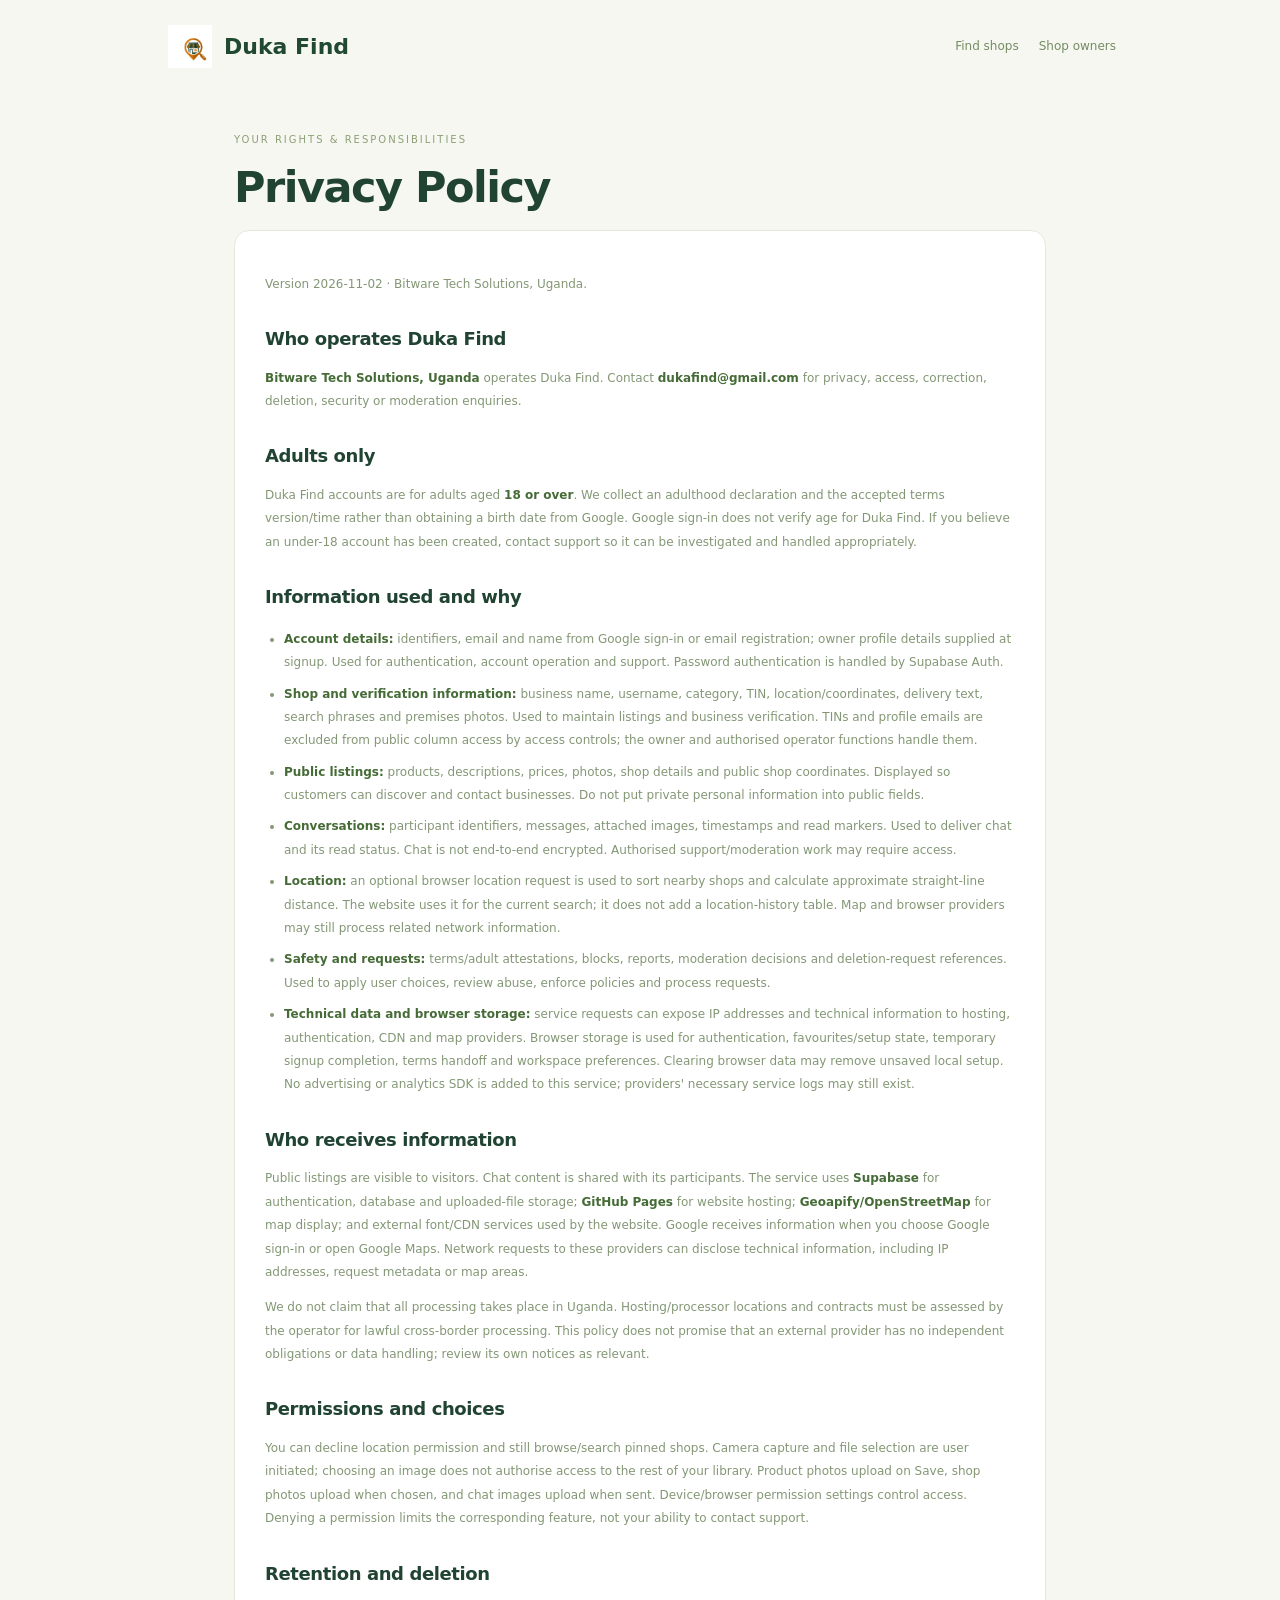
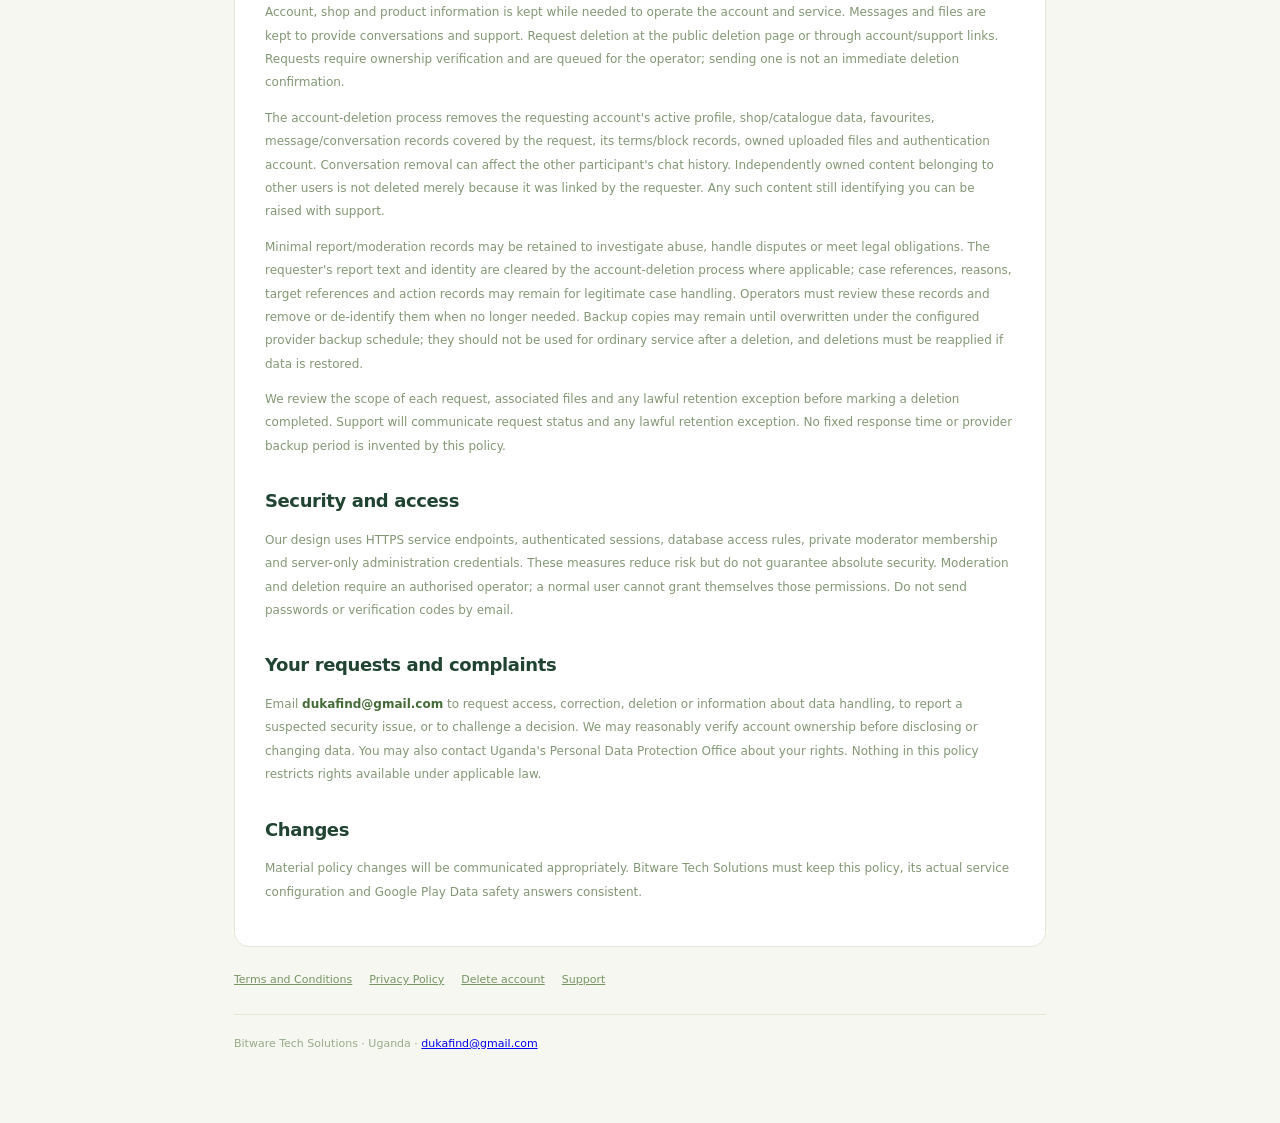
<file: privacy.html>
<!doctype html><html lang="en"><head><meta charset="utf-8"><meta name="viewport" content="width=device-width,initial-scale=1,viewport-fit=cover"><title>Privacy Policy — Duka Find</title><style>
*{box-sizing:border-box}body{margin:0;background:#f6f7f0;color:#204332;font:15px system-ui,sans-serif;line-height:1.7}header{max-width:1000px;margin:auto;padding:25px 24px;display:flex;justify-content:space-between;gap:20px;align-items:center}.brand{display:flex;align-items:center;gap:8px;color:#214831;text-decoration:none;font-weight:700;font-size:22px}.brand img{width:52px;height:43px;object-fit:contain}nav{display:flex;gap:20px}nav a{font-size:12px;color:#748c65;text-decoration:none}main{max-width:860px;margin:38px auto 70px;padding:0 24px}.eyebrow{font-size:10px;letter-spacing:2px;color:#8ca078;margin:0 0 14px}h1{font-size:clamp(30px,5vw,43px);letter-spacing:-1.5px;line-height:1.2;margin:0 0 16px;font-weight:650}.intro{max-width:53ch;color:#8a9a7b;font-size:14px;margin-bottom:35px}.contact{background:white;border:1px solid #e2e9d9;border-radius:17px;padding:33px;box-shadow:0 4px 20px #20433204}.contact-label{font-size:11px;color:#91a37f;margin:0 0 8px}.email{color:#286344;font-size:clamp(21px,4vw,30px);letter-spacing:-.8px;overflow-wrap:anywhere;text-decoration:none}.actions{display:flex;gap:12px;flex-wrap:wrap;margin:25px 0 7px}.button{display:inline-flex;align-items:center;justify-content:center;min-height:44px;border:1px solid #dfe7d6;border-radius:999px;padding:10px 20px;font:600 12px system-ui;cursor:pointer;background:white;color:#5e7f4a;text-decoration:none}.primary{background:#286b50;border-color:#286b50;color:white}.small{font-size:11px;color:#99a98b;line-height:1.8}.grid{display:grid;grid-template-columns:1fr 1fr;gap:20px;margin:23px 0}.card{padding:25px;background:#eef3e6;border-radius:13px}.card h2{font-size:16px;margin:0 0 12px}.card p,.card li{font-size:12px;color:#8a9f78}.card ul{padding-left:18px;margin:0;display:grid;gap:8px}footer{border-top:1px solid #e1e9d5;padding-top:20px;color:#99aa8a;font-size:11px}a:focus-visible,button:focus-visible{outline:3px solid #f4a65b;outline-offset:4px}#copyStatus{min-height:20px;margin:8px 0 0}@media(max-width:600px){header{padding:19px 18px;align-items:flex-start}.brand{font-size:19px}.brand img{width:43px;height:35px}nav{gap:12px;padding-top:10px}nav a{font-size:10px}main{margin-top:25px;padding:0 18px}.contact{padding:25px 21px}.grid{grid-template-columns:1fr;gap:15px}.intro{font-size:12px}.card{padding:23px}.actions .button{flex:1;padding:10px 14px}footer{font-size:10px}}
.legal-article{background:white;border:1px solid #e2e9d9;border-radius:15px;padding:30px}.legal-article h2{font-size:18px;letter-spacing:-.4px;margin:28px 0 12px}.legal-article h2:first-child{margin-top:0}.legal-article p,.legal-article li{font-size:12px;color:#839775;line-height:1.95}.legal-article li{margin:8px 0}.legal-article strong{color:#456b36}.legal-article a{color:#477b36}.legal-article ul{padding-left:19px}.legal-links{display:flex;gap:17px;flex-wrap:wrap;margin:24px 0;font-size:11px}.legal-links a{color:#769663}.legal-form{display:grid;gap:12px;margin:20px 0}.legal-form label{font-size:11px;color:#6a8955}.legal-form input{border:1px solid #dbe5d0;border-radius:8px;padding:12px;font-size:13px;width:100%;min-height:44px;box-sizing:border-box}.legal-form input[type=checkbox]{width:18px;min-height:18px;height:18px;flex-shrink:0;accent-color:#2e6e4e}.inline-check{display:flex;gap:10px;align-items:flex-start}.legal-form .button{justify-self:start}.request-status{white-space:pre-wrap;font-size:12px;color:#77965e;margin:15px 0;line-height:1.8}.moderation-case{border:1px solid #e3eadb;border-radius:12px;padding:20px;margin:18px 0}.moderation-case p{white-space:pre-wrap;overflow-wrap:anywhere;font-size:12px;color:#8c9e7c}.moderation-case strong{font-size:13px}.moderation-case input,.moderation-case select,.moderation-case textarea{display:block;width:100%;box-sizing:border-box;border:1px solid #dce5d3;border-radius:7px;margin:12px 0;padding:10px;font-size:12px}.moderation-case button{margin:8px 8px 0 0}.review-note{font-size:11px;background:#fbf4e5;padding:15px;border-radius:8px;color:#aa925c;line-height:1.8}@media(max-width:600px){.legal-article{padding:22px 19px}.legal-article h2{font-size:17px}.legal-article p,.legal-article li{font-size:11px}}</style><link rel="stylesheet" href="assets/duka-controls.css?v=7"></head><body><header><a class="brand" href="index.html"><img src="assets/duka-logo.png" alt="">Duka Find</a><nav aria-label="Back to Duka"><a href="index.html">Find shops</a><a href="admin.html">Shop owners</a></nav></header><main><p class="eyebrow">YOUR RIGHTS & RESPONSIBILITIES</p><h1>Privacy Policy</h1><article class="legal-article"><p>Version 2026-11-02 · Bitware Tech Solutions, Uganda.</p><h2>Who operates Duka Find</h2><p><strong>Bitware Tech Solutions, Uganda</strong> operates Duka Find. Contact <strong>dukafind@gmail.com</strong> for privacy, access, correction, deletion, security or moderation enquiries. </p><h2>Adults only</h2><p>Duka Find accounts are for adults aged <strong>18 or over</strong>. We collect an adulthood declaration and the accepted terms version/time rather than obtaining a birth date from Google. Google sign-in does not verify age for Duka Find. If you believe an under-18 account has been created, contact support so it can be investigated and handled appropriately.</p><h2>Information used and why</h2><ul><li><strong>Account details:</strong> identifiers, email and name from Google sign-in or email registration; owner profile details supplied at signup. Used for authentication, account operation and support. Password authentication is handled by Supabase Auth.</li><li><strong>Shop and verification information:</strong> business name, username, category, TIN, location/coordinates, delivery text, search phrases and premises photos. Used to maintain listings and business verification. TINs and profile emails are excluded from public column access by access controls; the owner and authorised operator functions handle them.</li><li><strong>Public listings:</strong> products, descriptions, prices, photos, shop details and public shop coordinates. Displayed so customers can discover and contact businesses. Do not put private personal information into public fields.</li><li><strong>Conversations:</strong> participant identifiers, messages, attached images, timestamps and read markers. Used to deliver chat and its read status. Chat is not end-to-end encrypted. Authorised support/moderation work may require access.</li><li><strong>Location:</strong> an optional browser location request is used to sort nearby shops and calculate approximate straight-line distance. The website uses it for the current search; it does not add a location-history table. Map and browser providers may still process related network information.</li><li><strong>Safety and requests:</strong> terms/adult attestations, blocks, reports, moderation decisions and deletion-request references. Used to apply user choices, review abuse, enforce policies and process requests.</li><li><strong>Technical data and browser storage:</strong> service requests can expose IP addresses and technical information to hosting, authentication, CDN and map providers. Browser storage is used for authentication, favourites/setup state, temporary signup completion, terms handoff and workspace preferences. Clearing browser data may remove unsaved local setup. No advertising or analytics SDK is added to this service; providers&#39; necessary service logs may still exist.</li></ul><h2>Who receives information</h2><p>Public listings are visible to visitors. Chat content is shared with its participants. The service uses <strong>Supabase</strong> for authentication, database and uploaded-file storage; <strong>GitHub Pages</strong> for website hosting; <strong>Geoapify/OpenStreetMap</strong> for map display; and external font/CDN services used by the website. Google receives information when you choose Google sign-in or open Google Maps. Network requests to these providers can disclose technical information, including IP addresses, request metadata or map areas.</p><p>We do not claim that all processing takes place in Uganda. Hosting/processor locations and contracts must be assessed by the operator for lawful cross-border processing. This policy does not promise that an external provider has no independent obligations or data handling; review its own notices as relevant.</p><h2>Permissions and choices</h2><p>You can decline location permission and still browse/search pinned shops. Camera capture and file selection are user initiated; choosing an image does not authorise access to the rest of your library. Product photos upload on Save, shop photos upload when chosen, and chat images upload when sent. Device/browser permission settings control access. Denying a permission limits the corresponding feature, not your ability to contact support.</p><h2>Retention and deletion</h2><p>Account, shop and product information is kept while needed to operate the account and service. Messages and files are kept to provide conversations and support. Request deletion at the public deletion page or through account/support links. Requests require ownership verification and are queued for the operator; sending one is not an immediate deletion confirmation.</p><p>The account-deletion process removes the requesting account&#39;s active profile, shop/catalogue data, favourites, message/conversation records covered by the request, its terms/block records, owned uploaded files and authentication account. Conversation removal can affect the other participant&#39;s chat history. Independently owned content belonging to other users is not deleted merely because it was linked by the requester. Any such content still identifying you can be raised with support.</p><p>Minimal report/moderation records may be retained to investigate abuse, handle disputes or meet legal obligations. The requester&#39;s report text and identity are cleared by the account-deletion process where applicable; case references, reasons, target references and action records may remain for legitimate case handling. Operators must review these records and remove or de-identify them when no longer needed. Backup copies may remain until overwritten under the configured provider backup schedule; they should not be used for ordinary service after a deletion, and deletions must be reapplied if data is restored.</p><p>We review the scope of each request, associated files and any lawful retention exception before marking a deletion completed. Support will communicate request status and any lawful retention exception. No fixed response time or provider backup period is invented by this policy.</p><h2>Security and access</h2><p>Our design uses HTTPS service endpoints, authenticated sessions, database access rules, private moderator membership and server-only administration credentials. These measures reduce risk but do not guarantee absolute security. Moderation and deletion require an authorised operator; a normal user cannot grant themselves those permissions. Do not send passwords or verification codes by email.</p><h2>Your requests and complaints</h2><p>Email <strong>dukafind@gmail.com</strong> to request access, correction, deletion or information about data handling, to report a suspected security issue, or to challenge a decision. We may reasonably verify account ownership before disclosing or changing data. You may also contact Uganda&#39;s Personal Data Protection Office about your rights. Nothing in this policy restricts rights available under applicable law.</p><h2>Changes</h2><p>Material policy changes will be communicated appropriately. Bitware Tech Solutions must keep this policy, its actual service configuration and Google Play Data safety answers consistent. </p></article><div class="legal-links"><a href="terms.html">Terms and Conditions</a><a href="privacy.html">Privacy Policy</a><a href="delete-account.html">Delete account</a><a href="support.html">Support</a></div><footer>Bitware Tech Solutions · Uganda · <a href="mailto:dukafind@gmail.com">dukafind@gmail.com</a></footer></main></body></html>
</file>
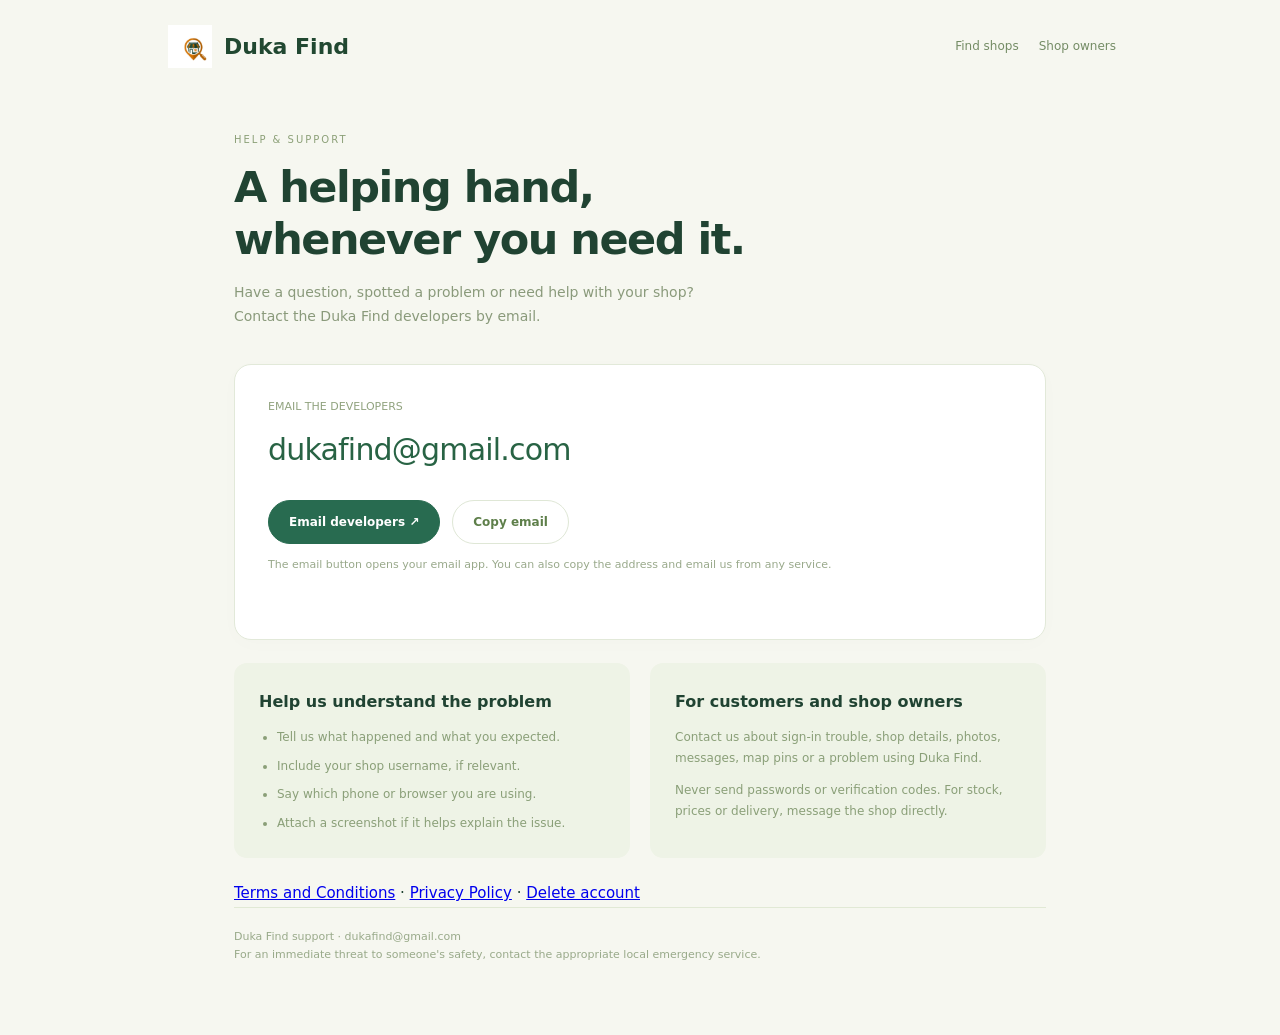
<file: support.html>
<!DOCTYPE html>
<html lang="en">
<head><meta charset="utf-8"><meta name="viewport" content="width=device-width,initial-scale=1,viewport-fit=cover"><title>Contact support — Duka Find</title>
<style>
*{box-sizing:border-box}body{margin:0;background:#f6f7f0;color:#204332;font:15px system-ui,sans-serif;line-height:1.7}header{max-width:1000px;margin:auto;padding:25px 24px;display:flex;justify-content:space-between;gap:20px;align-items:center}.brand{display:flex;align-items:center;gap:8px;color:#214831;text-decoration:none;font-weight:700;font-size:22px}.brand img{width:52px;height:43px;object-fit:contain}nav{display:flex;gap:20px}nav a{font-size:12px;color:#748c65;text-decoration:none}main{max-width:860px;margin:38px auto 70px;padding:0 24px}.eyebrow{font-size:10px;letter-spacing:2px;color:#8ca078;margin:0 0 14px}h1{font-size:clamp(30px,5vw,43px);letter-spacing:-1.5px;line-height:1.2;margin:0 0 16px;font-weight:650}.intro{max-width:53ch;color:#8a9a7b;font-size:14px;margin-bottom:35px}.contact{background:white;border:1px solid #e2e9d9;border-radius:17px;padding:33px;box-shadow:0 4px 20px #20433204}.contact-label{font-size:11px;color:#91a37f;margin:0 0 8px}.email{color:#286344;font-size:clamp(21px,4vw,30px);letter-spacing:-.8px;overflow-wrap:anywhere;text-decoration:none}.actions{display:flex;gap:12px;flex-wrap:wrap;margin:25px 0 7px}.button{display:inline-flex;align-items:center;justify-content:center;min-height:44px;border:1px solid #dfe7d6;border-radius:999px;padding:10px 20px;font:600 12px system-ui;cursor:pointer;background:white;color:#5e7f4a;text-decoration:none}.primary{background:#286b50;border-color:#286b50;color:white}.small{font-size:11px;color:#99a98b;line-height:1.8}.grid{display:grid;grid-template-columns:1fr 1fr;gap:20px;margin:23px 0}.card{padding:25px;background:#eef3e6;border-radius:13px}.card h2{font-size:16px;margin:0 0 12px}.card p,.card li{font-size:12px;color:#8a9f78}.card ul{padding-left:18px;margin:0;display:grid;gap:8px}footer{border-top:1px solid #e1e9d5;padding-top:20px;color:#99aa8a;font-size:11px}a:focus-visible,button:focus-visible{outline:3px solid #f4a65b;outline-offset:4px}#copyStatus{min-height:20px;margin:8px 0 0}@media(max-width:600px){header{padding:19px 18px;align-items:flex-start}.brand{font-size:19px}.brand img{width:43px;height:35px}nav{gap:12px;padding-top:10px}nav a{font-size:10px}main{margin-top:25px;padding:0 18px}.contact{padding:25px 21px}.grid{grid-template-columns:1fr;gap:15px}.intro{font-size:12px}.card{padding:23px}.actions .button{flex:1;padding:10px 14px}footer{font-size:10px}}
</style></head>
<body><header><a class="brand" href="index.html"><img src="assets/duka-logo.png" alt="">Duka Find</a><nav aria-label="Back to Duka"><a href="index.html">Find shops</a><a href="admin.html">Shop owners</a></nav></header>
<main><p class="eyebrow">HELP & SUPPORT</p><h1>A helping hand,<br>whenever you need it.</h1><p class="intro">Have a question, spotted a problem or need help with your shop? Contact the Duka Find developers by email.</p>
<section class="contact" aria-labelledby="emailHeading"><p class="contact-label" id="emailHeading">EMAIL THE DEVELOPERS</p><a class="email" href="mailto:dukafind@gmail.com">dukafind@gmail.com</a><div class="actions"><a class="button primary" href="mailto:dukafind@gmail.com?subject=Duka%20Find%20support">Email developers ↗</a><button class="button" id="copyEmail" type="button">Copy email</button></div><p class="small">The email button opens your email app. You can also copy the address and email us from any service.</p><p id="copyStatus" class="small" role="status"></p></section>
<div class="grid"><section class="card"><h2>Help us understand the problem</h2><ul><li>Tell us what happened and what you expected.</li><li>Include your shop username, if relevant.</li><li>Say which phone or browser you are using.</li><li>Attach a screenshot if it helps explain the issue.</li></ul></section><section class="card"><h2>For customers and shop owners</h2><p>Contact us about sign-in trouble, shop details, photos, messages, map pins or a problem using Duka Find.</p><p>Never send passwords or verification codes. For stock, prices or delivery, message the shop directly.</p></section></div>
<div class="legal-links"><a href="terms.html">Terms and Conditions</a> · <a href="privacy.html">Privacy Policy</a> · <a href="delete-account.html">Delete account</a></div><footer>Duka Find support · dukafind@gmail.com<br>For an immediate threat to someone's safety, contact the appropriate local emergency service.</footer></main>
<script>document.getElementById('copyEmail').addEventListener('click',async()=>{const status=document.getElementById('copyStatus');try{await navigator.clipboard.writeText('dukafind@gmail.com');status.textContent='Email address copied.';}catch{status.textContent='Please copy this address: dukafind@gmail.com';}});</script>
</body></html>
</file>
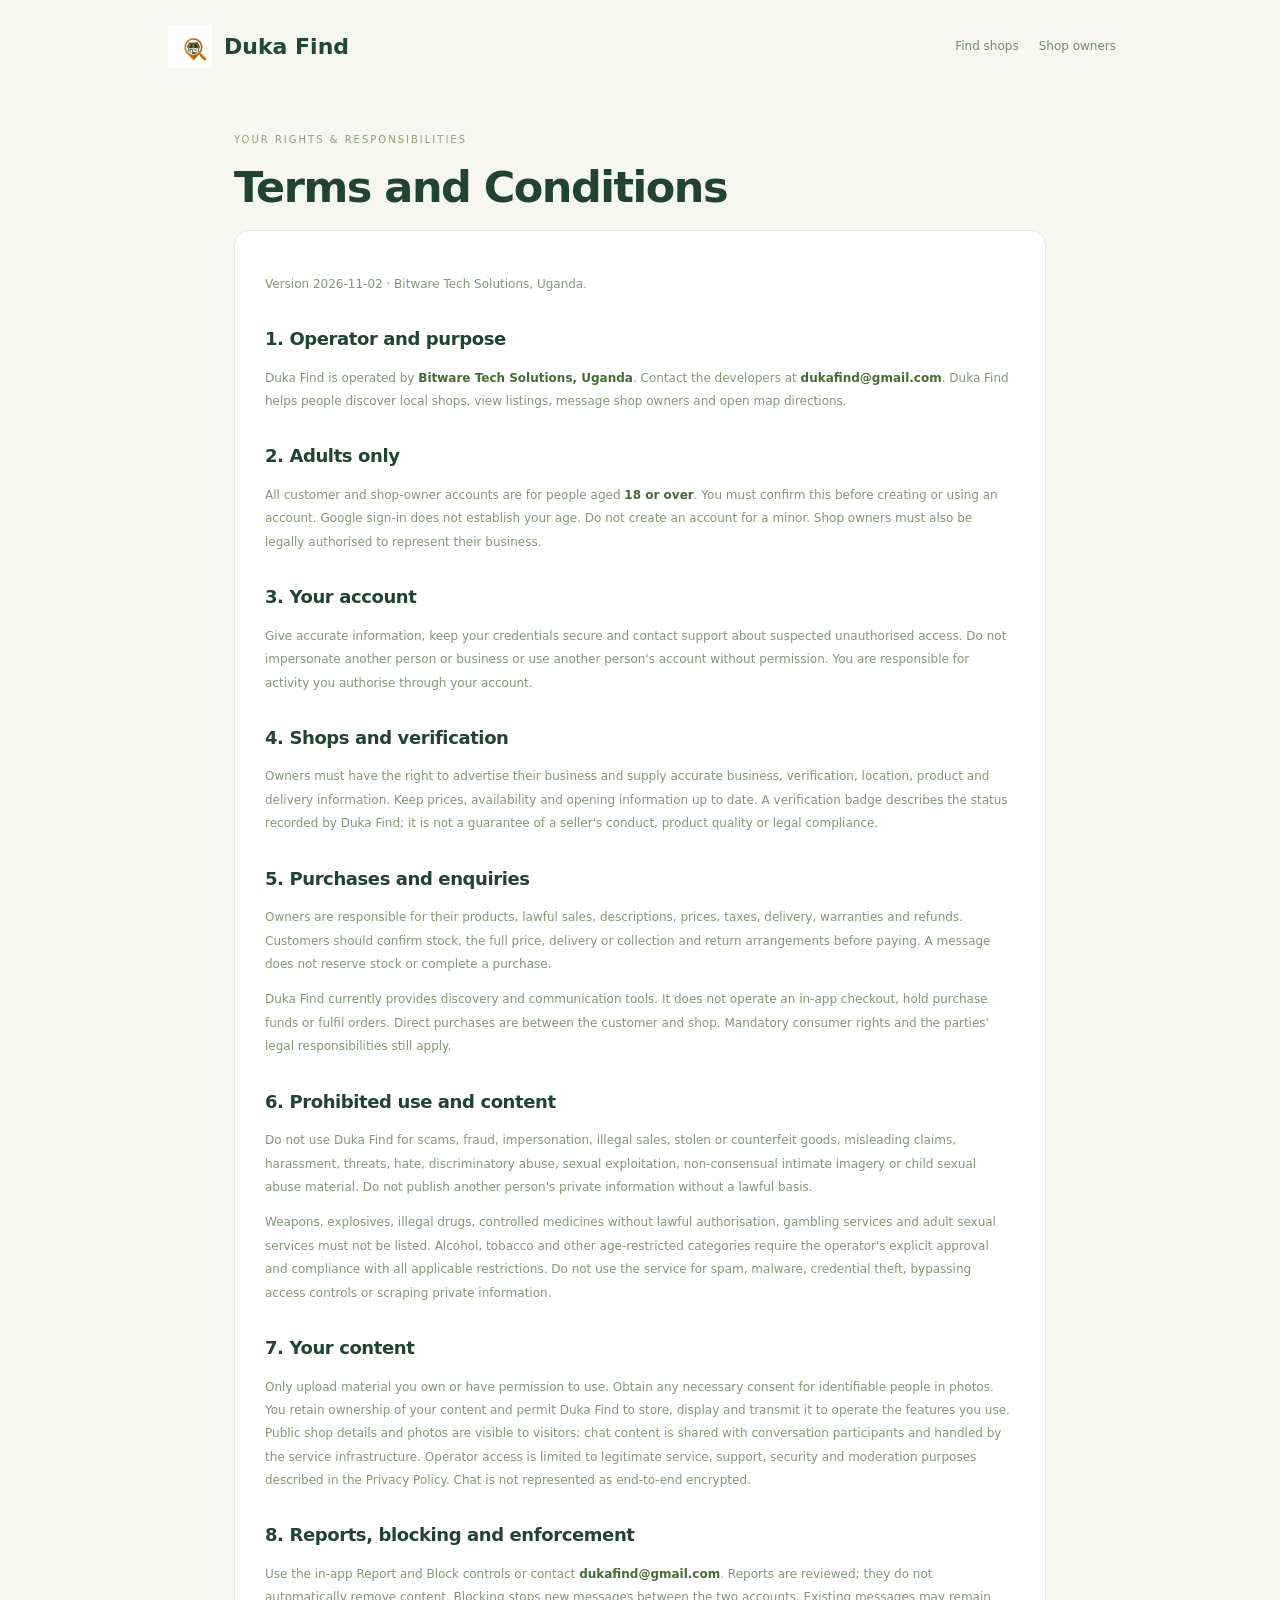
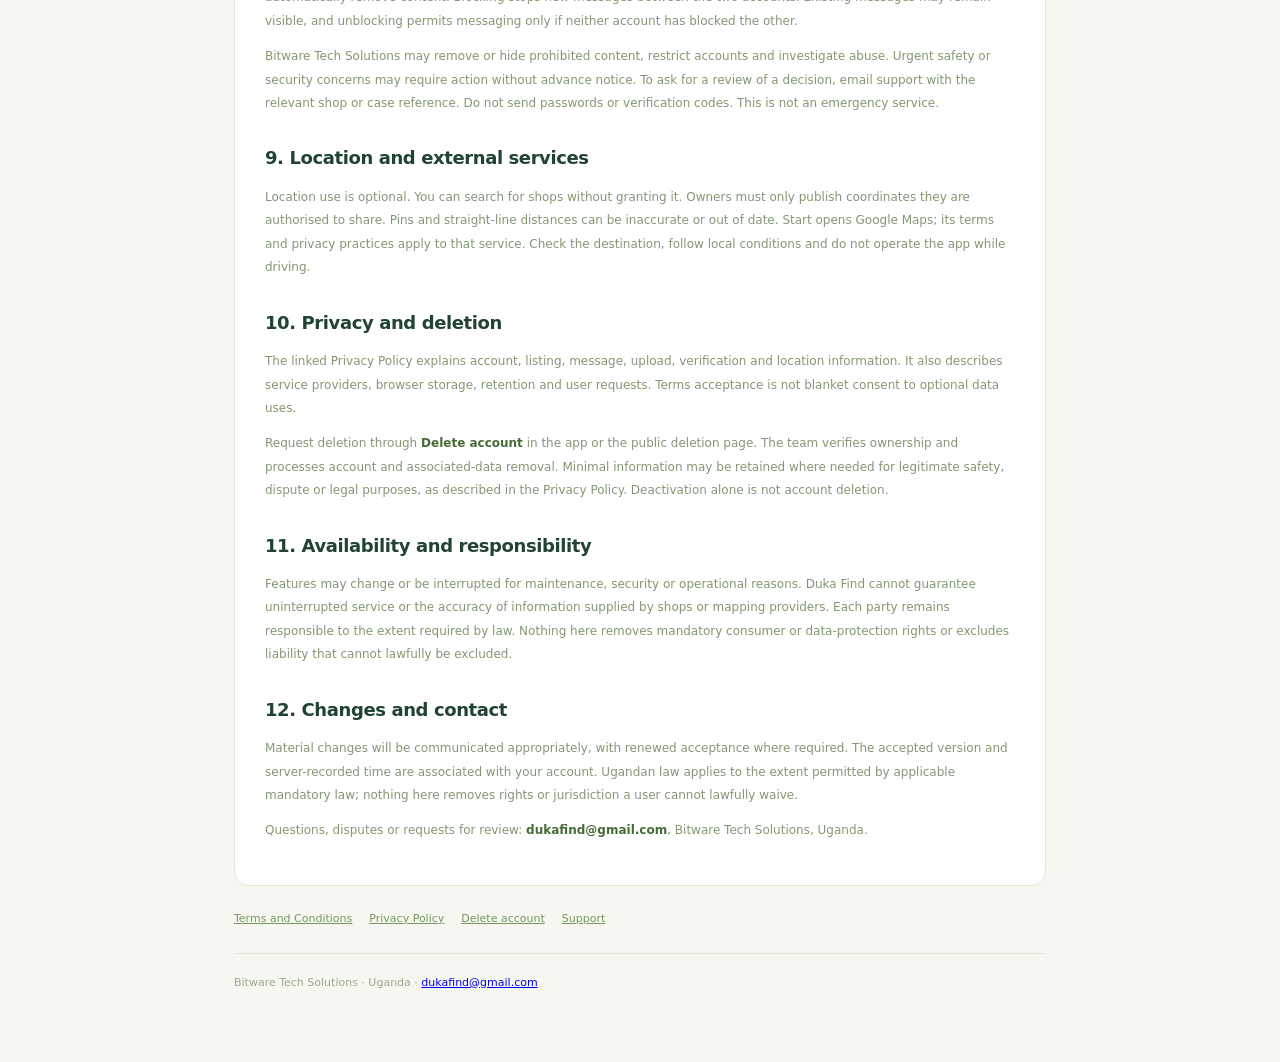
<file: terms.html>
<!doctype html><html lang="en"><head><meta charset="utf-8"><meta name="viewport" content="width=device-width,initial-scale=1,viewport-fit=cover"><title>Terms and Conditions — Duka Find</title><style>
*{box-sizing:border-box}body{margin:0;background:#f6f7f0;color:#204332;font:15px system-ui,sans-serif;line-height:1.7}header{max-width:1000px;margin:auto;padding:25px 24px;display:flex;justify-content:space-between;gap:20px;align-items:center}.brand{display:flex;align-items:center;gap:8px;color:#214831;text-decoration:none;font-weight:700;font-size:22px}.brand img{width:52px;height:43px;object-fit:contain}nav{display:flex;gap:20px}nav a{font-size:12px;color:#748c65;text-decoration:none}main{max-width:860px;margin:38px auto 70px;padding:0 24px}.eyebrow{font-size:10px;letter-spacing:2px;color:#8ca078;margin:0 0 14px}h1{font-size:clamp(30px,5vw,43px);letter-spacing:-1.5px;line-height:1.2;margin:0 0 16px;font-weight:650}.intro{max-width:53ch;color:#8a9a7b;font-size:14px;margin-bottom:35px}.contact{background:white;border:1px solid #e2e9d9;border-radius:17px;padding:33px;box-shadow:0 4px 20px #20433204}.contact-label{font-size:11px;color:#91a37f;margin:0 0 8px}.email{color:#286344;font-size:clamp(21px,4vw,30px);letter-spacing:-.8px;overflow-wrap:anywhere;text-decoration:none}.actions{display:flex;gap:12px;flex-wrap:wrap;margin:25px 0 7px}.button{display:inline-flex;align-items:center;justify-content:center;min-height:44px;border:1px solid #dfe7d6;border-radius:999px;padding:10px 20px;font:600 12px system-ui;cursor:pointer;background:white;color:#5e7f4a;text-decoration:none}.primary{background:#286b50;border-color:#286b50;color:white}.small{font-size:11px;color:#99a98b;line-height:1.8}.grid{display:grid;grid-template-columns:1fr 1fr;gap:20px;margin:23px 0}.card{padding:25px;background:#eef3e6;border-radius:13px}.card h2{font-size:16px;margin:0 0 12px}.card p,.card li{font-size:12px;color:#8a9f78}.card ul{padding-left:18px;margin:0;display:grid;gap:8px}footer{border-top:1px solid #e1e9d5;padding-top:20px;color:#99aa8a;font-size:11px}a:focus-visible,button:focus-visible{outline:3px solid #f4a65b;outline-offset:4px}#copyStatus{min-height:20px;margin:8px 0 0}@media(max-width:600px){header{padding:19px 18px;align-items:flex-start}.brand{font-size:19px}.brand img{width:43px;height:35px}nav{gap:12px;padding-top:10px}nav a{font-size:10px}main{margin-top:25px;padding:0 18px}.contact{padding:25px 21px}.grid{grid-template-columns:1fr;gap:15px}.intro{font-size:12px}.card{padding:23px}.actions .button{flex:1;padding:10px 14px}footer{font-size:10px}}
.legal-article{background:white;border:1px solid #e2e9d9;border-radius:15px;padding:30px}.legal-article h2{font-size:18px;letter-spacing:-.4px;margin:28px 0 12px}.legal-article h2:first-child{margin-top:0}.legal-article p,.legal-article li{font-size:12px;color:#839775;line-height:1.95}.legal-article li{margin:8px 0}.legal-article strong{color:#456b36}.legal-article a{color:#477b36}.legal-article ul{padding-left:19px}.legal-links{display:flex;gap:17px;flex-wrap:wrap;margin:24px 0;font-size:11px}.legal-links a{color:#769663}.legal-form{display:grid;gap:12px;margin:20px 0}.legal-form label{font-size:11px;color:#6a8955}.legal-form input{border:1px solid #dbe5d0;border-radius:8px;padding:12px;font-size:13px;width:100%;min-height:44px;box-sizing:border-box}.legal-form input[type=checkbox]{width:18px;min-height:18px;height:18px;flex-shrink:0;accent-color:#2e6e4e}.inline-check{display:flex;gap:10px;align-items:flex-start}.legal-form .button{justify-self:start}.request-status{white-space:pre-wrap;font-size:12px;color:#77965e;margin:15px 0;line-height:1.8}.moderation-case{border:1px solid #e3eadb;border-radius:12px;padding:20px;margin:18px 0}.moderation-case p{white-space:pre-wrap;overflow-wrap:anywhere;font-size:12px;color:#8c9e7c}.moderation-case strong{font-size:13px}.moderation-case input,.moderation-case select,.moderation-case textarea{display:block;width:100%;box-sizing:border-box;border:1px solid #dce5d3;border-radius:7px;margin:12px 0;padding:10px;font-size:12px}.moderation-case button{margin:8px 8px 0 0}.review-note{font-size:11px;background:#fbf4e5;padding:15px;border-radius:8px;color:#aa925c;line-height:1.8}@media(max-width:600px){.legal-article{padding:22px 19px}.legal-article h2{font-size:17px}.legal-article p,.legal-article li{font-size:11px}}</style><link rel="stylesheet" href="assets/duka-controls.css?v=7"></head><body><header><a class="brand" href="index.html"><img src="assets/duka-logo.png" alt="">Duka Find</a><nav aria-label="Back to Duka"><a href="index.html">Find shops</a><a href="admin.html">Shop owners</a></nav></header><main><p class="eyebrow">YOUR RIGHTS & RESPONSIBILITIES</p><h1>Terms and Conditions</h1><article class="legal-article"><p>Version 2026-11-02 · Bitware Tech Solutions, Uganda.</p><h2>1. Operator and purpose</h2><p>Duka Find is operated by <strong>Bitware Tech Solutions, Uganda</strong>. Contact the developers at <strong>dukafind@gmail.com</strong>. Duka Find helps people discover local shops, view listings, message shop owners and open map directions.</p><h2>2. Adults only</h2><p>All customer and shop-owner accounts are for people aged <strong>18 or over</strong>. You must confirm this before creating or using an account. Google sign-in does not establish your age. Do not create an account for a minor. Shop owners must also be legally authorised to represent their business.</p><h2>3. Your account</h2><p>Give accurate information, keep your credentials secure and contact support about suspected unauthorised access. Do not impersonate another person or business or use another person&#39;s account without permission. You are responsible for activity you authorise through your account.</p><h2>4. Shops and verification</h2><p>Owners must have the right to advertise their business and supply accurate business, verification, location, product and delivery information. Keep prices, availability and opening information up to date. A verification badge describes the status recorded by Duka Find; it is not a guarantee of a seller&#39;s conduct, product quality or legal compliance.</p><h2>5. Purchases and enquiries</h2><p>Owners are responsible for their products, lawful sales, descriptions, prices, taxes, delivery, warranties and refunds. Customers should confirm stock, the full price, delivery or collection and return arrangements before paying. A message does not reserve stock or complete a purchase.</p><p>Duka Find currently provides discovery and communication tools. It does not operate an in-app checkout, hold purchase funds or fulfil orders. Direct purchases are between the customer and shop. Mandatory consumer rights and the parties&#39; legal responsibilities still apply.</p><h2>6. Prohibited use and content</h2><p>Do not use Duka Find for scams, fraud, impersonation, illegal sales, stolen or counterfeit goods, misleading claims, harassment, threats, hate, discriminatory abuse, sexual exploitation, non-consensual intimate imagery or child sexual abuse material. Do not publish another person&#39;s private information without a lawful basis.</p><p>Weapons, explosives, illegal drugs, controlled medicines without lawful authorisation, gambling services and adult sexual services must not be listed. Alcohol, tobacco and other age-restricted categories require the operator&#39;s explicit approval and compliance with all applicable restrictions. Do not use the service for spam, malware, credential theft, bypassing access controls or scraping private information.</p><h2>7. Your content</h2><p>Only upload material you own or have permission to use. Obtain any necessary consent for identifiable people in photos. You retain ownership of your content and permit Duka Find to store, display and transmit it to operate the features you use. Public shop details and photos are visible to visitors; chat content is shared with conversation participants and handled by the service infrastructure. Operator access is limited to legitimate service, support, security and moderation purposes described in the Privacy Policy. Chat is not represented as end-to-end encrypted.</p><h2>8. Reports, blocking and enforcement</h2><p>Use the in-app Report and Block controls or contact <strong>dukafind@gmail.com</strong>. Reports are reviewed; they do not automatically remove content. Blocking stops new messages between the two accounts. Existing messages may remain visible, and unblocking permits messaging only if neither account has blocked the other.</p><p>Bitware Tech Solutions may remove or hide prohibited content, restrict accounts and investigate abuse. Urgent safety or security concerns may require action without advance notice. To ask for a review of a decision, email support with the relevant shop or case reference. Do not send passwords or verification codes. This is not an emergency service.</p><h2>9. Location and external services</h2><p>Location use is optional. You can search for shops without granting it. Owners must only publish coordinates they are authorised to share. Pins and straight-line distances can be inaccurate or out of date. Start opens Google Maps; its terms and privacy practices apply to that service. Check the destination, follow local conditions and do not operate the app while driving.</p><h2>10. Privacy and deletion</h2><p>The linked Privacy Policy explains account, listing, message, upload, verification and location information. It also describes service providers, browser storage, retention and user requests. Terms acceptance is not blanket consent to optional data uses.</p><p>Request deletion through <strong>Delete account</strong> in the app or the public deletion page. The team verifies ownership and processes account and associated-data removal. Minimal information may be retained where needed for legitimate safety, dispute or legal purposes, as described in the Privacy Policy. Deactivation alone is not account deletion.</p><h2>11. Availability and responsibility</h2><p>Features may change or be interrupted for maintenance, security or operational reasons. Duka Find cannot guarantee uninterrupted service or the accuracy of information supplied by shops or mapping providers. Each party remains responsible to the extent required by law. Nothing here removes mandatory consumer or data-protection rights or excludes liability that cannot lawfully be excluded.</p><h2>12. Changes and contact</h2><p>Material changes will be communicated appropriately, with renewed acceptance where required. The accepted version and server-recorded time are associated with your account. Ugandan law applies to the extent permitted by applicable mandatory law; nothing here removes rights or jurisdiction a user cannot lawfully waive.</p><p>Questions, disputes or requests for review: <strong>dukafind@gmail.com</strong>, Bitware Tech Solutions, Uganda.</p></article><div class="legal-links"><a href="terms.html">Terms and Conditions</a><a href="privacy.html">Privacy Policy</a><a href="delete-account.html">Delete account</a><a href="support.html">Support</a></div><footer>Bitware Tech Solutions · Uganda · <a href="mailto:dukafind@gmail.com">dukafind@gmail.com</a></footer></main></body></html>
</file>
<file: assets/duka-controls.css>
.duka-dialog{width:calc(100% - 32px);max-width:480px;max-height:calc(100dvh - 40px);overflow:auto;border:1px solid #e1e8d7;border-radius:18px;padding:28px;color:#234a35;background:white;font:13px/1.7 Inter,system-ui,sans-serif;box-sizing:border-box}.duka-dialog::backdrop{background:#183f2b66;backdrop-filter:blur(3px)}.duka-dialog h2{font:650 23px/1.3 Inter,system-ui,sans-serif;letter-spacing:-.8px;color:#2c5339;margin:0 0 14px}.duka-dialog p{font-size:12px;color:#8da07b;line-height:1.8;margin:10px 0}.duka-dialog .duka-eyebrow{font-size:9px;letter-spacing:1.6px;color:#9baf88;margin:0 0 13px}.duka-dialog label{display:block;font-size:11px;color:#5a7b47;margin:17px 0 7px}.duka-dialog .duka-check{display:flex;gap:11px;align-items:flex-start;font-size:12px;margin:18px 0}.duka-check input{width:18px;height:18px;min-width:18px;min-height:18px;accent-color:#2e6e4e;margin:2px 0 0}.duka-dialog .duka-small{font-size:10px;color:#9cac8d}.duka-legal-links{display:grid;gap:8px;margin:20px 0;font-size:12px}.duka-legal-links a{color:#48723b}.duka-actions{display:flex;gap:10px;justify-content:flex-end;flex-wrap:wrap;margin-top:25px}.duka-primary,.duka-secondary{display:inline-flex;align-items:center;justify-content:center;border:1px solid #dfe7d6;border-radius:999px;min-height:44px;padding:10px 17px;font:600 11px Inter,system-ui,sans-serif;cursor:pointer;color:#617e4e;background:white;text-decoration:none}.duka-primary{background:#2e6e4e;border-color:#2e6e4e;color:white}.duka-primary:disabled,.duka-secondary:disabled{opacity:.5;cursor:wait}.duka-dialog input:not([type=checkbox]),.duka-dialog select,.duka-dialog textarea{width:100%;box-sizing:border-box;border:1px solid #dde6d2;background:#fff;border-radius:8px;padding:11px;color:#537243;font:12px Inter,system-ui,sans-serif;min-height:42px}.duka-dialog .duka-error{color:#b76a48;font-size:11px}.duka-blocked-row{display:flex;justify-content:space-between;align-items:center;gap:15px;padding:13px 0;border-bottom:1px solid #ecf1e5}#dukaStatus{position:fixed;bottom:100px;left:50%;transform:translateX(-50%);max-width:calc(100vw - 32px);width:max-content;background:#244d34;color:#fff;padding:14px 18px;border-radius:12px;box-shadow:0 5px 20px #152e2220;font:12px/1.7 Inter,system-ui,sans-serif;z-index:10000}#dukaStatus[hidden]{display:none!important}#dukaChatTools{display:flex;justify-content:flex-end;gap:18px;padding:8px 17px;background:white;border-bottom:1px solid #e7eddf;flex:none}#dukaChatTools button{border:0;background:none;color:#8e9f7f;font-size:10px;min-height:30px;cursor:pointer}#dukaChatNote{background:#fbf3df;padding:9px 17px;margin:0;color:#a78d55;font-size:10px;flex:none}#dukaChatNote[hidden]{display:none!important}.duka-report-message{border:0;background:none;color:#a6b09a;font-size:9px;padding:5px 0;cursor:pointer}.duka-content-report{background:none;border:0;color:#a39980;padding:8px 0;font:500 10px Inter,system-ui,sans-serif;cursor:pointer}.duka-account-links{display:flex;flex-wrap:wrap;gap:16px;border-top:1px solid #e5ebdc;padding:16px 0;margin:20px 0 0}.duka-account-links a,.duka-account-links button{border:0;background:none;color:#8aa176;font-size:10px;padding:5px 0;cursor:pointer;text-decoration:none}.duka-account-links a:hover,.duka-account-links button:hover{text-decoration:underline}@media(max-width:719px){.duka-dialog{padding:24px 21px;border-radius:16px}.duka-dialog h2{font-size:21px}.duka-actions button{flex:1}.duka-dialog .duka-check{font-size:11px}.duka-dialog p{font-size:11px}#dukaStatus{bottom:86px;font-size:11px}#dukaChatTools{padding:5px 15px}#dukaChatTools button{min-height:32px}.duka-report-message{font-size:9px}}
</file>
